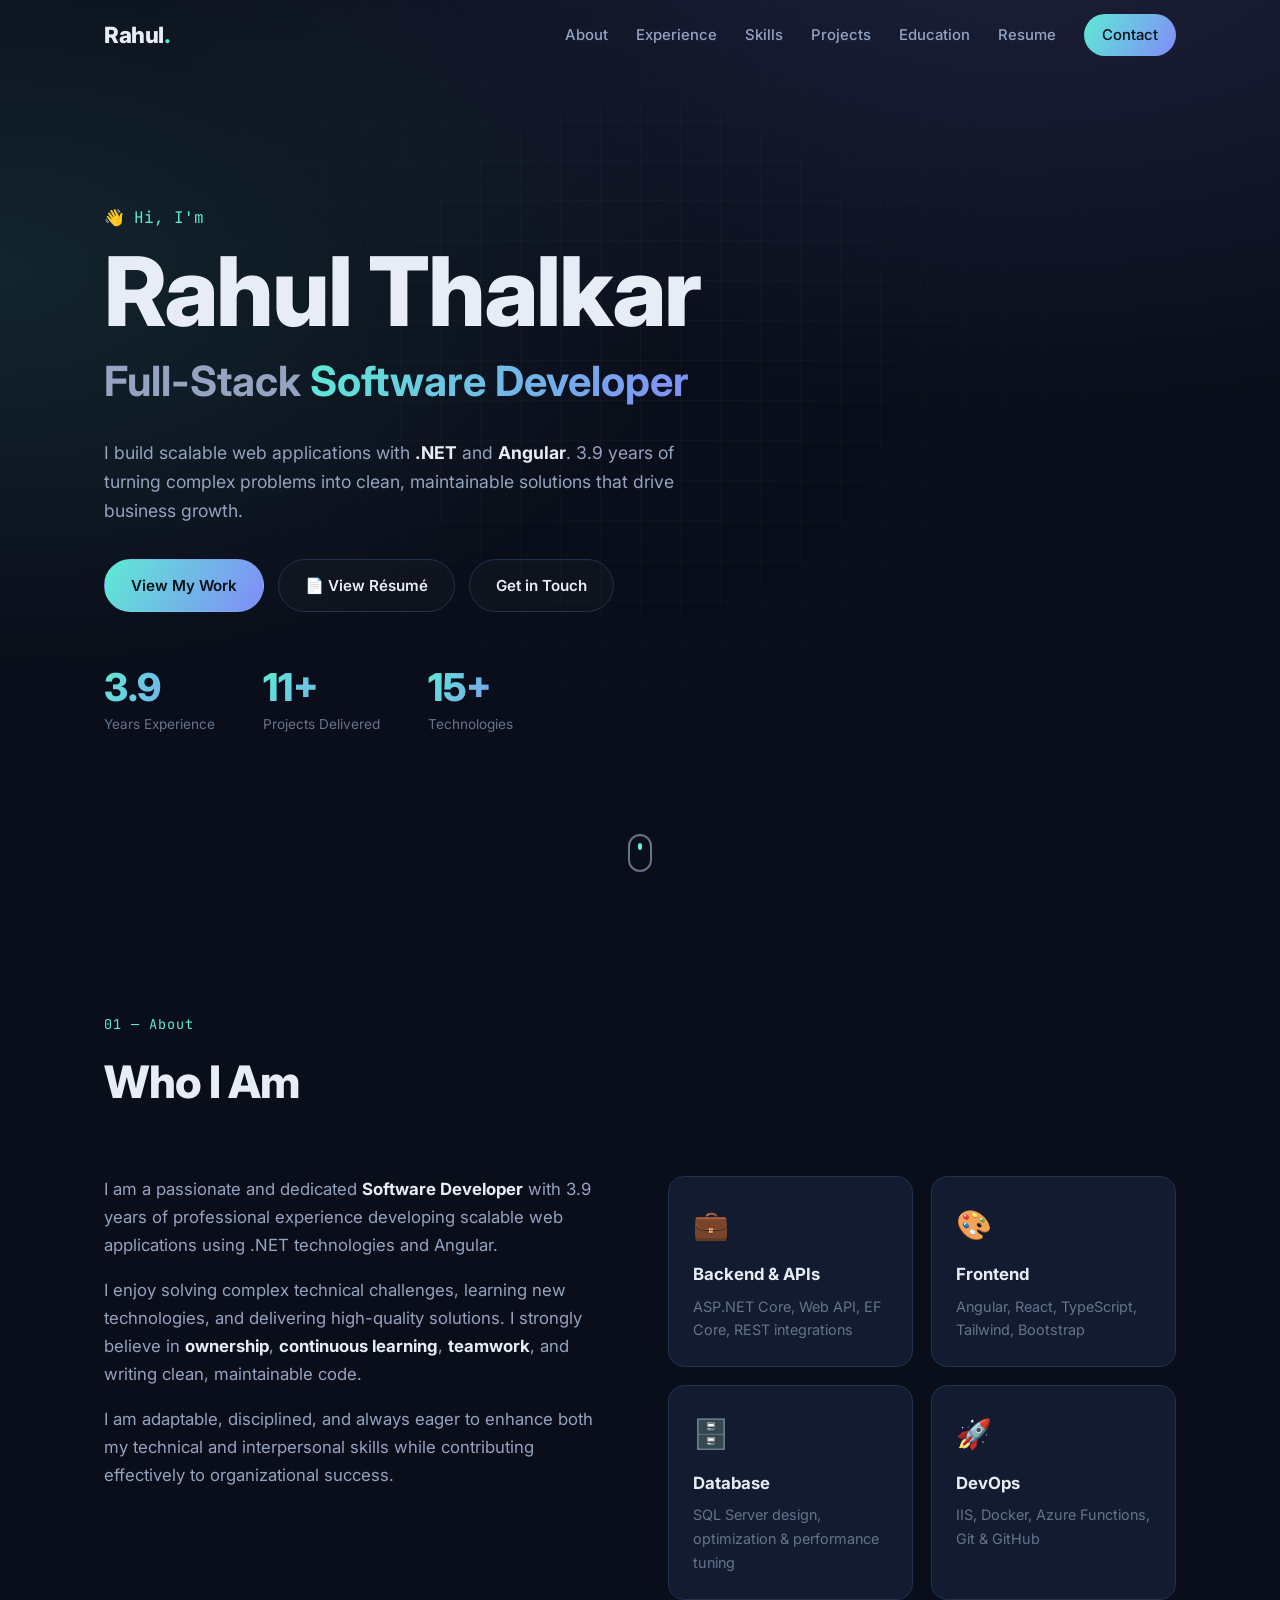
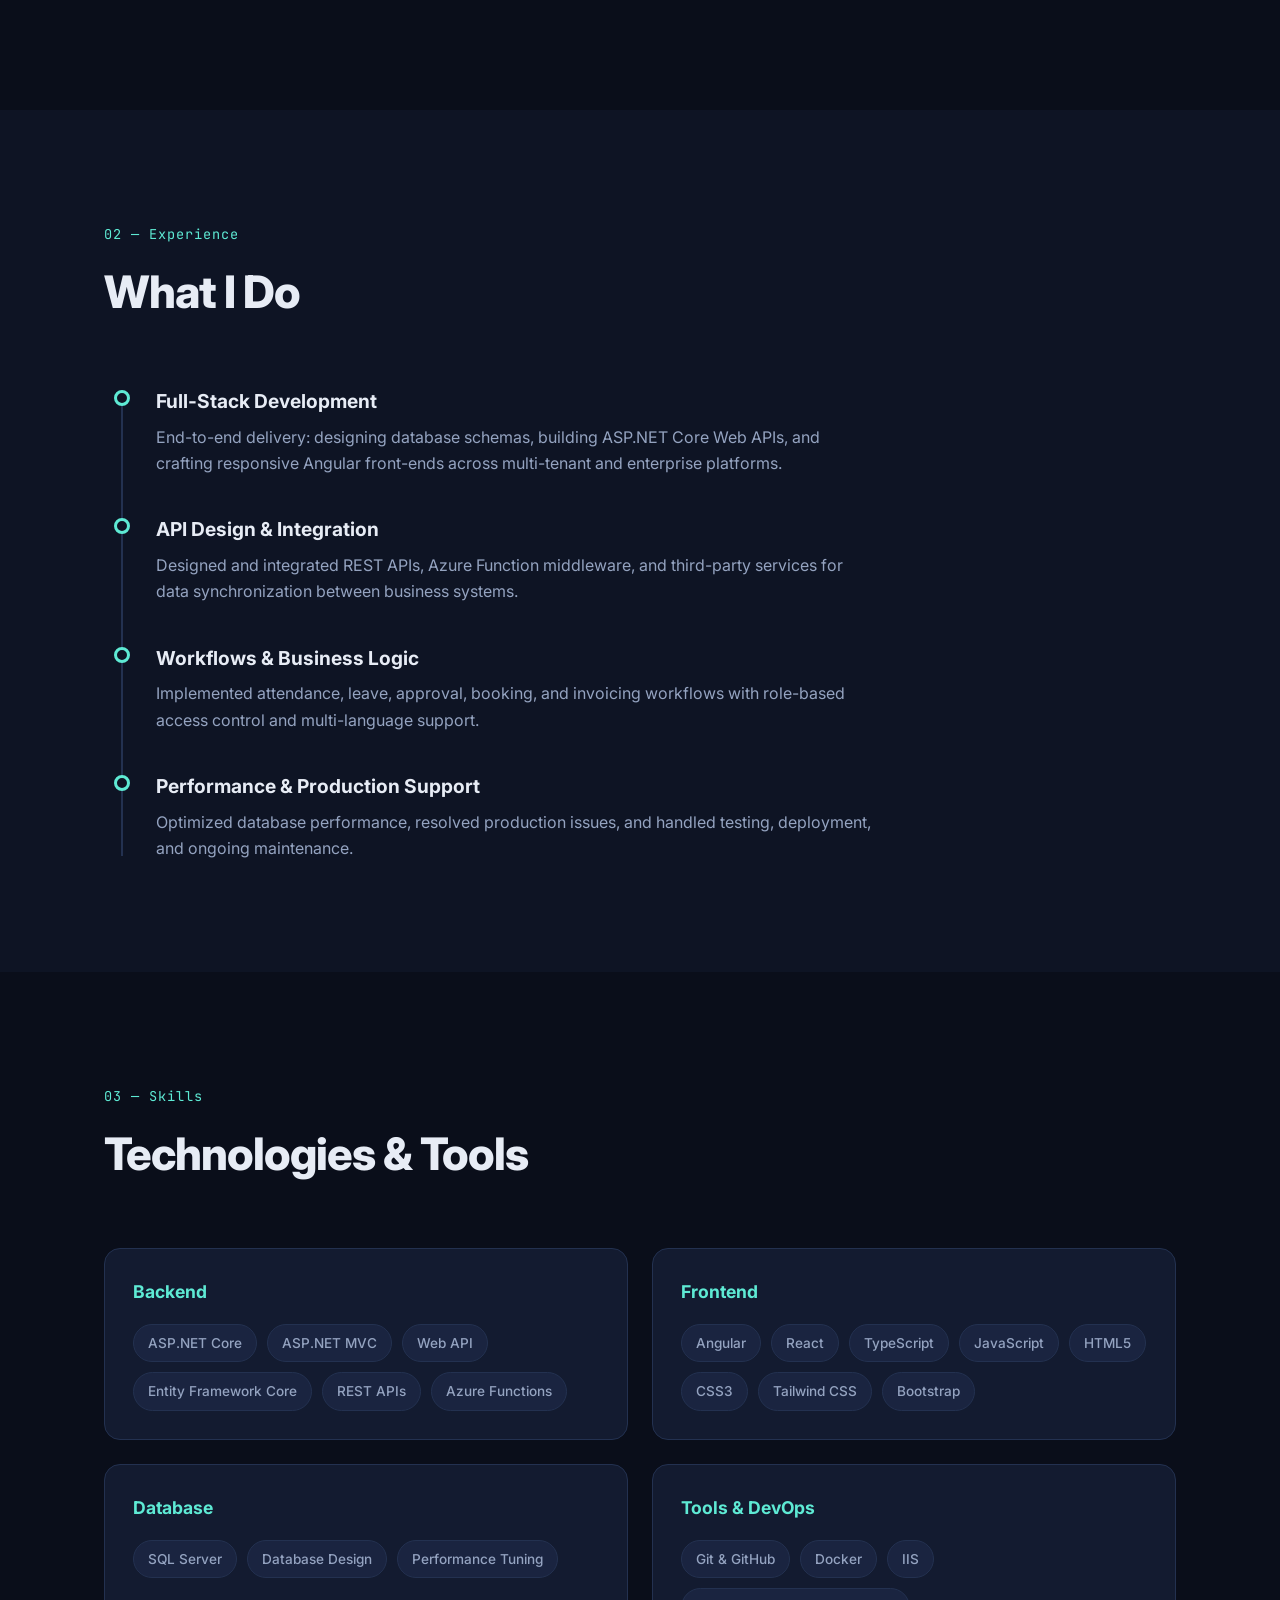
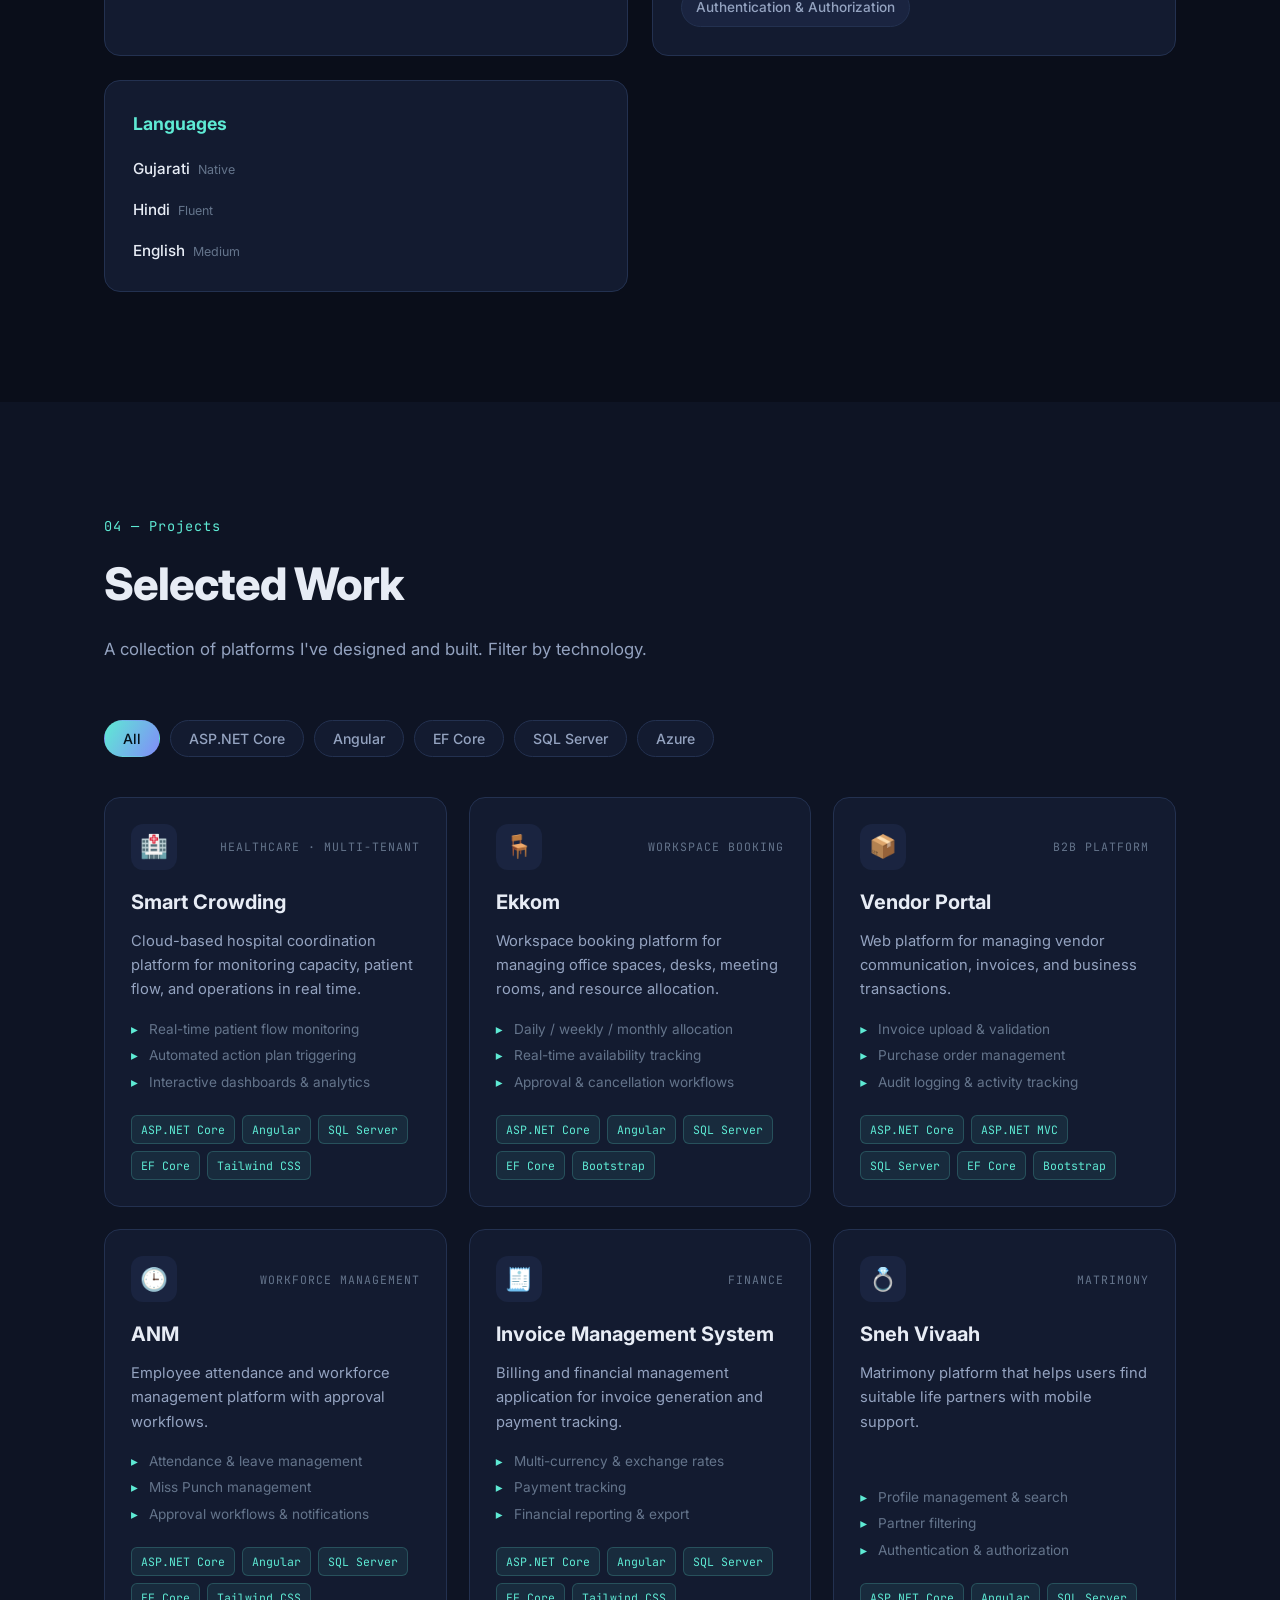
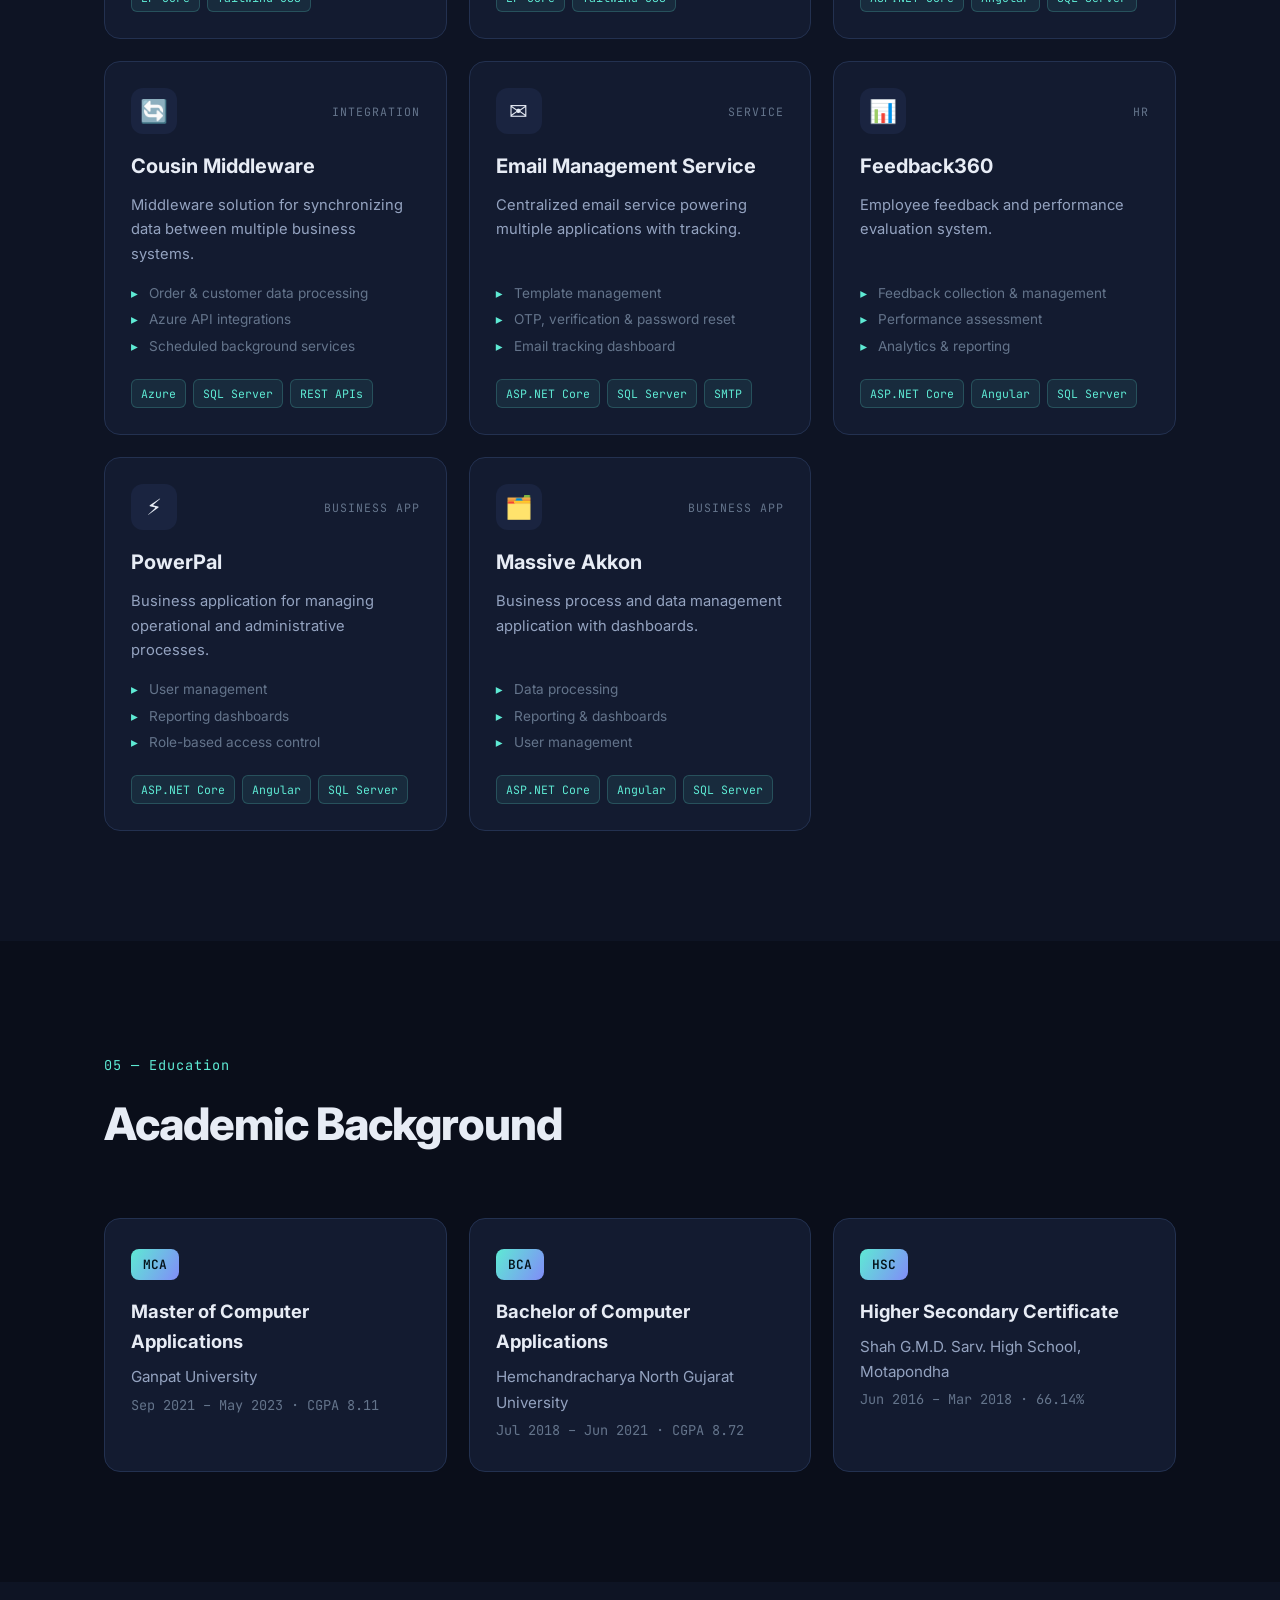
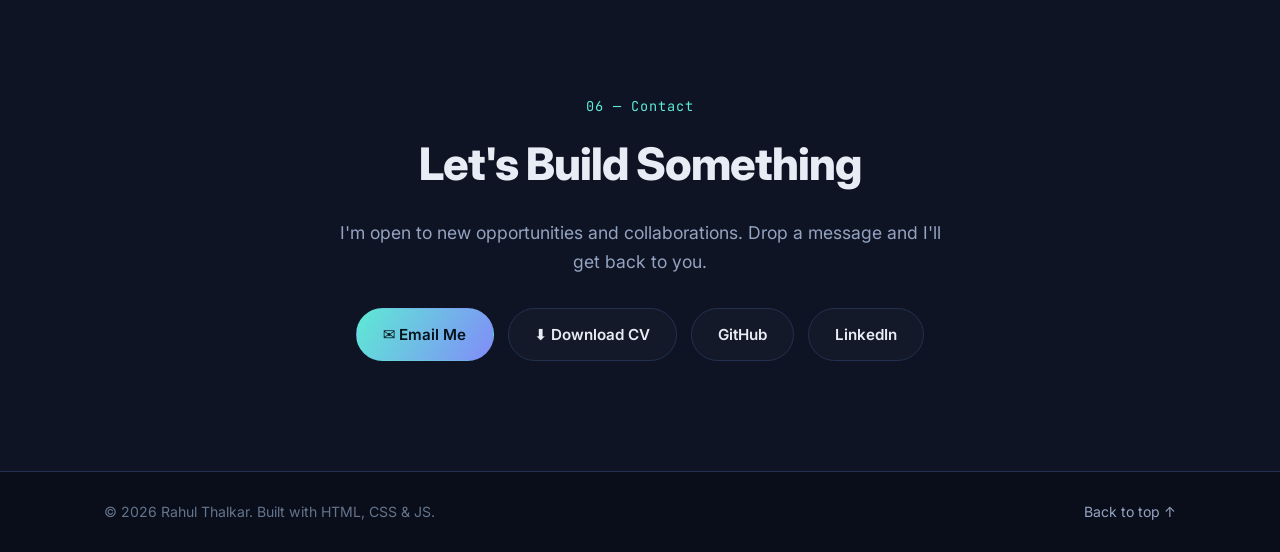
<file: index.html>
<!DOCTYPE html>
<html lang="en">
<head>
  <meta charset="UTF-8" />
  <meta name="viewport" content="width=device-width, initial-scale=1.0" />
  <meta name="description" content="Rahul Thalkar — Full-Stack Software Developer specializing in .NET, ASP.NET Core, Angular, and SQL Server. 3.6 years building scalable web applications." />
  <meta name="author" content="Rahul Thalkar" />
  <meta property="og:title" content="Rahul Thalkar — Full-Stack Developer" />
  <meta property="og:description" content="Full-Stack Software Developer | .NET • Angular • SQL Server" />
  <meta property="og:type" content="website" />
  <title>Rahul Thalkar — Full-Stack Developer</title>
  <link rel="preconnect" href="https://fonts.googleapis.com" />
  <link rel="preconnect" href="https://fonts.gstatic.com" crossorigin />
  <link href="https://fonts.googleapis.com/css2?family=Inter:wght@400;500;600;700;800&family=JetBrains+Mono:wght@400;500&display=swap" rel="stylesheet" />
  <link rel="stylesheet" href="styles.css" />
  <link rel="icon" href="data:image/svg+xml,<svg xmlns='http://www.w3.org/2000/svg' viewBox='0 0 100 100'><text y='.9em' font-size='90'>👨‍💻</text></svg>" />
</head>
<body>
  <!-- Progress bar -->
  <div class="scroll-progress" id="scrollProgress"></div>

  <!-- Navigation -->
  <header class="navbar" id="navbar">
    <div class="container nav-inner">
      <a href="#hero" class="logo">Rahul<span class="logo-dot">.</span></a>
      <nav class="nav-links" id="navLinks">
        <a href="#about">About</a>
        <a href="#experience">Experience</a>
        <a href="#skills">Skills</a>
        <a href="#projects">Projects</a>
        <a href="#education">Education</a>
        <a href="resume.html">Resume</a>
        <a href="#contact" class="nav-cta">Contact</a>
      </nav>
      <button class="nav-toggle" id="navToggle" aria-label="Toggle menu">
        <span></span><span></span><span></span>
      </button>
    </div>
  </header>

  <main>
    <!-- Hero -->
    <section class="hero" id="hero">
      <div class="hero-glow"></div>
      <div class="container hero-inner">
        <p class="hero-eyebrow reveal">👋 Hi, I'm</p>
        <h1 class="hero-title reveal">Rahul Thalkar</h1>
        <h2 class="hero-subtitle reveal">
          Full-Stack <span class="accent-text">Software Developer</span>
        </h2>
        <p class="hero-desc reveal">
          I build scalable web applications with <strong>.NET</strong> and
          <strong>Angular</strong>. 3.9 years of turning complex problems into
          clean, maintainable solutions that drive business growth.
        </p>
        <div class="hero-actions reveal">
          <a href="#projects" class="btn btn-primary">View My Work</a>
          <a href="resume.html" class="btn btn-ghost">📄 View Résumé</a>
          <a href="#contact" class="btn btn-ghost">Get in Touch</a>
        </div>
        <div class="hero-stats reveal">
          <div class="stat">
            <span class="stat-num" data-count="3.9">0</span>
            <span class="stat-label">Years Experience</span>
          </div>
          <div class="stat">
            <span class="stat-num" data-count="11">0</span>
            <span class="stat-label">Projects Delivered</span>
          </div>
          <div class="stat">
            <span class="stat-num" data-count="15">0</span>
            <span class="stat-label">Technologies</span>
          </div>
        </div>
      </div>
      <a href="#about" class="scroll-hint" aria-label="Scroll down">
        <span class="mouse"><span class="wheel"></span></span>
      </a>
    </section>

    <!-- About -->
    <section class="section" id="about">
      <div class="container">
        <div class="section-head reveal">
          <span class="section-tag">01 — About</span>
          <h2 class="section-title">Who I Am</h2>
        </div>
        <div class="about-grid">
          <div class="about-text reveal">
            <p>
              I am a passionate and dedicated <strong>Software Developer</strong>
              with 3.9 years of professional experience developing scalable web
              applications using .NET technologies and Angular.
            </p>
            <p>
              I enjoy solving complex technical challenges, learning new
              technologies, and delivering high-quality solutions. I strongly
              believe in <strong>ownership</strong>, <strong>continuous learning</strong>,
              <strong>teamwork</strong>, and writing clean, maintainable code.
            </p>
            <p>
              I am adaptable, disciplined, and always eager to enhance both my
              technical and interpersonal skills while contributing effectively
              to organizational success.
            </p>
          </div>
          <div class="about-cards reveal">
            <div class="info-card">
              <div class="info-icon">💼</div>
              <h3>Backend &amp; APIs</h3>
              <p>ASP.NET Core, Web API, EF Core, REST integrations</p>
            </div>
            <div class="info-card">
              <div class="info-icon">🎨</div>
              <h3>Frontend</h3>
              <p>Angular, React, TypeScript, Tailwind, Bootstrap</p>
            </div>
            <div class="info-card">
              <div class="info-icon">🗄️</div>
              <h3>Database</h3>
              <p>SQL Server design, optimization &amp; performance tuning</p>
            </div>
            <div class="info-card">
              <div class="info-icon">🚀</div>
              <h3>DevOps</h3>
              <p>IIS, Docker, Azure Functions, Git &amp; GitHub</p>
            </div>
          </div>
        </div>
      </div>
    </section>

    <!-- Experience / Roles -->
    <section class="section section-alt" id="experience">
      <div class="container">
        <div class="section-head reveal">
          <span class="section-tag">02 — Experience</span>
          <h2 class="section-title">What I Do</h2>
        </div>
        <div class="timeline">
          <div class="timeline-item reveal">
            <div class="timeline-marker"></div>
            <div class="timeline-content">
              <h3>Full-Stack Development</h3>
              <p>
                End-to-end delivery: designing database schemas, building
                ASP.NET Core Web APIs, and crafting responsive Angular
                front-ends across multi-tenant and enterprise platforms.
              </p>
            </div>
          </div>
          <div class="timeline-item reveal">
            <div class="timeline-marker"></div>
            <div class="timeline-content">
              <h3>API Design &amp; Integration</h3>
              <p>
                Designed and integrated REST APIs, Azure Function middleware,
                and third-party services for data synchronization between
                business systems.
              </p>
            </div>
          </div>
          <div class="timeline-item reveal">
            <div class="timeline-marker"></div>
            <div class="timeline-content">
              <h3>Workflows &amp; Business Logic</h3>
              <p>
                Implemented attendance, leave, approval, booking, and invoicing
                workflows with role-based access control and multi-language
                support.
              </p>
            </div>
          </div>
          <div class="timeline-item reveal">
            <div class="timeline-marker"></div>
            <div class="timeline-content">
              <h3>Performance &amp; Production Support</h3>
              <p>
                Optimized database performance, resolved production issues, and
                handled testing, deployment, and ongoing maintenance.
              </p>
            </div>
          </div>
        </div>
      </div>
    </section>

    <!-- Skills -->
    <section class="section" id="skills">
      <div class="container">
        <div class="section-head reveal">
          <span class="section-tag">03 — Skills</span>
          <h2 class="section-title">Technologies &amp; Tools</h2>
        </div>
        <div class="skills-grid">
          <div class="skill-group reveal">
            <h3>Backend</h3>
            <div class="chips">
              <span class="chip">ASP.NET Core</span>
              <span class="chip">ASP.NET MVC</span>
              <span class="chip">Web API</span>
              <span class="chip">Entity Framework Core</span>
              <span class="chip">REST APIs</span>
              <span class="chip">Azure Functions</span>
            </div>
          </div>
          <div class="skill-group reveal">
            <h3>Frontend</h3>
            <div class="chips">
              <span class="chip">Angular</span>
              <span class="chip">React</span>
              <span class="chip">TypeScript</span>
              <span class="chip">JavaScript</span>
              <span class="chip">HTML5</span>
              <span class="chip">CSS3</span>
              <span class="chip">Tailwind CSS</span>
              <span class="chip">Bootstrap</span>
            </div>
          </div>
          <div class="skill-group reveal">
            <h3>Database</h3>
            <div class="chips">
              <span class="chip">SQL Server</span>
              <span class="chip">Database Design</span>
              <span class="chip">Performance Tuning</span>
            </div>
          </div>
          <div class="skill-group reveal">
            <h3>Tools &amp; DevOps</h3>
            <div class="chips">
              <span class="chip">Git &amp; GitHub</span>
              <span class="chip">Docker</span>
              <span class="chip">IIS</span>
              <span class="chip">Authentication &amp; Authorization</span>
            </div>
          </div>
          <div class="skill-group reveal">
            <h3>Languages</h3>
            <div class="lang-list">
              <div class="lang-item">
                <span class="lang-name">Gujarati <small>Native</small></span>
                <!-- <span class="lang-dots" data-score="5"></span> -->
              </div>
              <div class="lang-item">
                <span class="lang-name">Hindi <small>Fluent</small></span>
                <!-- <span class="lang-dots" data-score="4"></span> -->
              </div>
              <div class="lang-item">
                <span class="lang-name">English <small>Medium</small></span>
                <!-- <span class="lang-dots" data-score="3"></span> -->
              </div>
            </div>
          </div>
        </div>
      </div>
    </section>

    <!-- Projects -->
    <section class="section section-alt" id="projects">
      <div class="container">
        <div class="section-head reveal">
          <span class="section-tag">04 — Projects</span>
          <h2 class="section-title">Selected Work</h2>
          <p class="section-sub">A collection of platforms I've designed and built. Filter by technology.</p>
        </div>

        <div class="filter-bar reveal" id="filterBar">
          <button class="filter-btn active" data-filter="all">All</button>
          <button class="filter-btn" data-filter="ASP.NET Core">ASP.NET Core</button>
          <button class="filter-btn" data-filter="Angular">Angular</button>
          <button class="filter-btn" data-filter="EF Core">EF Core</button>
          <button class="filter-btn" data-filter="SQL Server">SQL Server</button>
          <button class="filter-btn" data-filter="Azure">Azure</button>
        </div>

        <div class="projects-grid" id="projectsGrid"><!-- injected by script.js --></div>
      </div>
    </section>

    <!-- Education -->
    <section class="section" id="education">
      <div class="container">
        <div class="section-head reveal">
          <span class="section-tag">05 — Education</span>
          <h2 class="section-title">Academic Background</h2>
        </div>
        <div class="edu-grid">
          <div class="edu-card reveal">
            <div class="edu-badge">MCA</div>
            <h3>Master of Computer Applications</h3>
            <p class="edu-org">Ganpat University</p>
            <p class="edu-meta">Sep 2021 – May 2023 · CGPA 8.11</p>
          </div>
          <div class="edu-card reveal">
            <div class="edu-badge">BCA</div>
            <h3>Bachelor of Computer Applications</h3>
            <p class="edu-org">Hemchandracharya North Gujarat University</p>
            <p class="edu-meta">Jul 2018 – Jun 2021 · CGPA 8.72</p>
          </div>
          <div class="edu-card reveal">
            <div class="edu-badge">HSC</div>
            <h3>Higher Secondary Certificate</h3>
            <p class="edu-org">Shah G.M.D. Sarv. High School, Motapondha</p>
            <p class="edu-meta">Jun 2016 – Mar 2018 · 66.14%</p>
          </div>
        </div>
      </div>
    </section>

    <!-- Contact -->
    <section class="section section-alt" id="contact">
      <div class="container">
        <div class="contact-box reveal">
          <span class="section-tag">06 — Contact</span>
          <h2 class="section-title">Let's Build Something</h2>
          <p class="contact-sub">
            I'm open to new opportunities and collaborations. Drop a message and
            I'll get back to you.
          </p>
          <div class="contact-actions">
            <a href="mailto:your.email@example.com" class="btn btn-primary">✉️ Email Me</a>
            <a href="resume.html?print=1" class="btn btn-ghost">⬇️ Download CV</a>
            <a href="https://github.com/" target="_blank" rel="noopener" class="btn btn-ghost">GitHub</a>
            <a href="https://www.linkedin.com/" target="_blank" rel="noopener" class="btn btn-ghost">LinkedIn</a>
          </div>
        </div>
      </div>
    </section>
  </main>

  <footer class="footer">
    <div class="container footer-inner">
      <span>© <span id="year"></span> Rahul Thalkar. Built with HTML, CSS &amp; JS.</span>
      <a href="#hero" class="back-top">Back to top ↑</a>
    </div>
  </footer>

  <script src="script.js"></script>
</body>
</html>
</file>
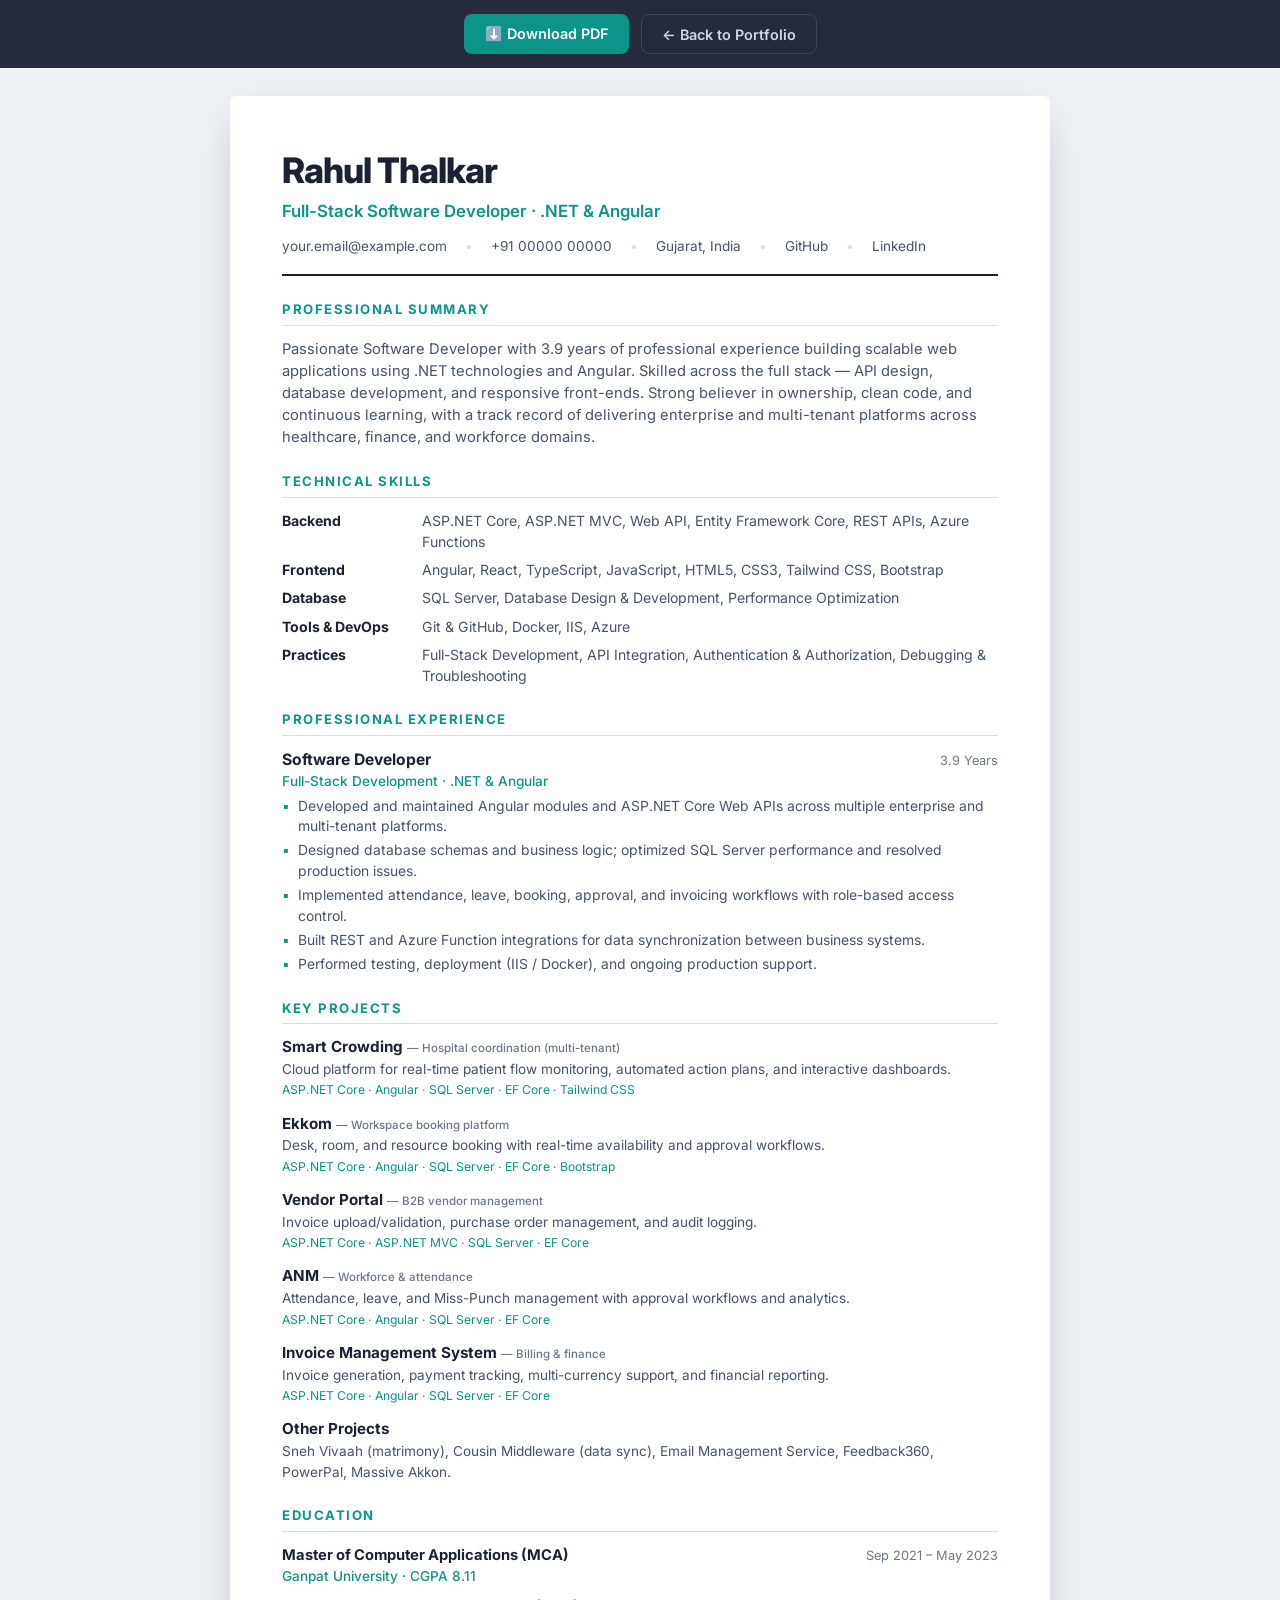
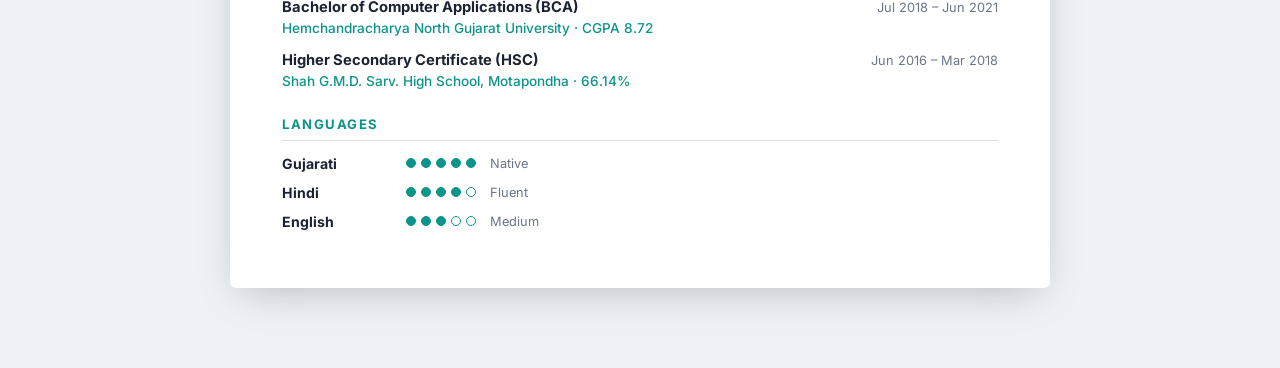
<file: resume.html>
<!DOCTYPE html>
<html lang="en">
<head>
  <meta charset="UTF-8" />
  <meta name="viewport" content="width=device-width, initial-scale=1.0" />
  <title>Rahul Thalkar — Résumé</title>
  <link rel="preconnect" href="https://fonts.googleapis.com" />
  <link rel="preconnect" href="https://fonts.gstatic.com" crossorigin />
  <link href="https://fonts.googleapis.com/css2?family=Inter:wght@400;500;600;700;800&display=swap" rel="stylesheet" />
  <link rel="icon" href="data:image/svg+xml,<svg xmlns='http://www.w3.org/2000/svg' viewBox='0 0 100 100'><text y='.9em' font-size='90'>📄</text></svg>" />
  <style>
    :root {
      --ink: #1a2233;
      --ink-soft: #46536b;
      --muted: #6b7689;
      --accent: #0d9488;
      --line: #d9dee8;
      --page: #ffffff;
      --bg: #eef1f6;
    }
    * { box-sizing: border-box; margin: 0; padding: 0; }
    body {
      font-family: "Inter", system-ui, sans-serif;
      background: var(--bg);
      color: var(--ink);
      line-height: 1.5;
      -webkit-font-smoothing: antialiased;
      padding: 40px 16px 80px;
    }

    /* ---- Floating toolbar (hidden in print) ---- */
    .toolbar {
      position: fixed;
      top: 0; left: 0; right: 0;
      display: flex;
      justify-content: center;
      gap: 12px;
      padding: 14px;
      background: rgba(20, 27, 42, 0.92);
      backdrop-filter: blur(8px);
      z-index: 50;
    }
    .tb-btn {
      display: inline-flex;
      align-items: center;
      gap: 7px;
      font: 600 0.9rem "Inter", sans-serif;
      padding: 10px 20px;
      border-radius: 8px;
      border: 1px solid transparent;
      cursor: pointer;
      text-decoration: none;
      transition: transform 0.15s, opacity 0.15s;
    }
    .tb-btn:hover { transform: translateY(-1px); }
    .tb-primary { background: var(--accent); color: #fff; }
    .tb-ghost { background: transparent; color: #cfd6e4; border-color: #3a465f; }

    /* ---- Page sheet (A4-ish) ---- */
    .sheet {
      width: 100%;
      max-width: 820px;
      margin: 56px auto 0;
      background: var(--page);
      box-shadow: 0 12px 40px -12px rgba(0, 0, 0, 0.25);
      padding: 48px 52px;
      border-radius: 6px;
    }

    /* ---- Header ---- */
    .r-head { border-bottom: 2px solid var(--ink); padding-bottom: 18px; }
    .r-name { font-size: 2.2rem; font-weight: 800; letter-spacing: -1px; }
    .r-role { font-size: 1.05rem; color: var(--accent); font-weight: 600; margin-top: 2px; }
    .r-contact {
      display: flex;
      flex-wrap: wrap;
      gap: 6px 18px;
      margin-top: 12px;
      font-size: 0.85rem;
      color: var(--ink-soft);
    }
    .r-contact a { color: var(--ink-soft); text-decoration: none; }
    .r-contact span::before { content: "•"; margin-right: 18px; color: var(--line); }
    .r-contact span:first-child::before { content: none; }

    /* ---- Sections ---- */
    .r-section { margin-top: 24px; }
    .r-section h2 {
      font-size: 0.82rem;
      text-transform: uppercase;
      letter-spacing: 1.5px;
      color: var(--accent);
      border-bottom: 1px solid var(--line);
      padding-bottom: 5px;
      margin-bottom: 12px;
    }
    .r-summary { font-size: 0.92rem; color: var(--ink-soft); }

    /* ---- Skills ---- */
    .skill-row { display: flex; gap: 10px; margin-bottom: 7px; font-size: 0.88rem; }
    .skill-row strong { flex: 0 0 130px; color: var(--ink); }
    .skill-row span { color: var(--ink-soft); }

    /* ---- Experience / Projects ---- */
    .job { margin-bottom: 16px; }
    .job-head { display: flex; justify-content: space-between; align-items: baseline; gap: 12px; }
    .job-title { font-size: 0.98rem; font-weight: 700; }
    .job-meta { font-size: 0.8rem; color: var(--muted); white-space: nowrap; }
    .job-sub { font-size: 0.85rem; color: var(--accent); font-weight: 500; margin-bottom: 4px; }
    .job ul { list-style: none; margin-top: 4px; }
    .job li {
      font-size: 0.87rem;
      color: var(--ink-soft);
      padding-left: 16px;
      position: relative;
      margin-bottom: 3px;
    }
    .job li::before { content: "▪"; position: absolute; left: 0; color: var(--accent); }

    /* ---- Projects compact grid ---- */
    .proj { margin-bottom: 13px; }
    .proj-name { font-size: 0.95rem; font-weight: 700; }
    .proj-name .tag { font-size: 0.72rem; font-weight: 500; color: var(--muted); }
    .proj-desc { font-size: 0.85rem; color: var(--ink-soft); }
    .proj-tech { font-size: 0.76rem; color: var(--accent); margin-top: 2px; }

    /* ---- Education ---- */
    .edu-item { margin-bottom: 10px; }
    .edu-item .job-title { font-size: 0.92rem; }

    .two-col { display: grid; grid-template-columns: 1fr 1fr; gap: 4px 32px; }

    /* ---- Language ratings ---- */
    .lang-row { display: flex; align-items: center; gap: 14px; margin-bottom: 8px; font-size: 0.88rem; }
    .lang-row strong { flex: 0 0 110px; color: var(--ink); }
    .lang-row .level { flex: 0 0 70px; color: var(--muted); font-size: 0.8rem; }
    .ldots { display: inline-flex; gap: 5px; }
    .ldots i {
      width: 10px; height: 10px; border-radius: 50%;
      border: 1.5px solid var(--accent); display: inline-block;
      -webkit-print-color-adjust: exact; print-color-adjust: exact;
    }
    .ldots i.on { background: var(--accent); border-color: var(--accent); }

    /* ===================== PRINT ===================== */
    @media print {
      @page { size: A4; margin: 14mm 14mm; }
      body { background: #fff; padding: 0; }
      .toolbar { display: none !important; }
      .sheet {
        max-width: none;
        margin: 0;
        padding: 0;
        box-shadow: none;
        border-radius: 0;
      }
      .job, .proj, .edu-item { page-break-inside: avoid; }
      .r-section { page-break-inside: avoid; }
      a { color: var(--ink-soft) !important; }
    }
  </style>
</head>
<body>
  <div class="toolbar">
    <button class="tb-btn tb-primary" onclick="window.print()">⬇️ Download PDF</button>
    <a class="tb-btn tb-ghost" href="index.html">← Back to Portfolio</a>
  </div>

  <div class="sheet">
    <!-- Header -->
    <header class="r-head">
      <div class="r-name">Rahul Thalkar</div>
      <div class="r-role">Full-Stack Software Developer · .NET &amp; Angular</div>
      <div class="r-contact">
        <span><a href="mailto:your.email@example.com">your.email@example.com</a></span>
        <span>+91 00000 00000</span>
        <span>Gujarat, India</span>
        <span><a href="https://github.com/">GitHub</a></span>
        <span><a href="https://www.linkedin.com/">LinkedIn</a></span>
      </div>
    </header>

    <!-- Summary -->
    <section class="r-section">
      <h2>Professional Summary</h2>
      <p class="r-summary">
        Passionate Software Developer with 3.9 years of professional experience
        building scalable web applications using .NET technologies and Angular.
        Skilled across the full stack — API design, database development, and
        responsive front-ends. Strong believer in ownership, clean code, and
        continuous learning, with a track record of delivering enterprise and
        multi-tenant platforms across healthcare, finance, and workforce domains.
      </p>
    </section>

    <!-- Skills -->
    <section class="r-section">
      <h2>Technical Skills</h2>
      <div class="skill-row"><strong>Backend</strong><span>ASP.NET Core, ASP.NET MVC, Web API, Entity Framework Core, REST APIs, Azure Functions</span></div>
      <div class="skill-row"><strong>Frontend</strong><span>Angular, React, TypeScript, JavaScript, HTML5, CSS3, Tailwind CSS, Bootstrap</span></div>
      <div class="skill-row"><strong>Database</strong><span>SQL Server, Database Design &amp; Development, Performance Optimization</span></div>
      <div class="skill-row"><strong>Tools &amp; DevOps</strong><span>Git &amp; GitHub, Docker, IIS, Azure</span></div>
      <div class="skill-row"><strong>Practices</strong><span>Full-Stack Development, API Integration, Authentication &amp; Authorization, Debugging &amp; Troubleshooting</span></div>
    </section>

    <!-- Experience -->
    <section class="r-section">
      <h2>Professional Experience</h2>
      <div class="job">
        <div class="job-head">
          <span class="job-title">Software Developer</span>
          <span class="job-meta">3.9 Years</span>
        </div>
        <div class="job-sub">Full-Stack Development · .NET &amp; Angular</div>
        <ul>
          <li>Developed and maintained Angular modules and ASP.NET Core Web APIs across multiple enterprise and multi-tenant platforms.</li>
          <li>Designed database schemas and business logic; optimized SQL Server performance and resolved production issues.</li>
          <li>Implemented attendance, leave, booking, approval, and invoicing workflows with role-based access control.</li>
          <li>Built REST and Azure Function integrations for data synchronization between business systems.</li>
          <li>Performed testing, deployment (IIS / Docker), and ongoing production support.</li>
        </ul>
      </div>
    </section>

    <!-- Key Projects -->
    <section class="r-section">
      <h2>Key Projects</h2>

      <div class="proj">
        <div class="proj-name">Smart Crowding <span class="tag">— Hospital coordination (multi-tenant)</span></div>
        <div class="proj-desc">Cloud platform for real-time patient flow monitoring, automated action plans, and interactive dashboards.</div>
        <div class="proj-tech">ASP.NET Core · Angular · SQL Server · EF Core · Tailwind CSS</div>
      </div>

      <div class="proj">
        <div class="proj-name">Ekkom <span class="tag">— Workspace booking platform</span></div>
        <div class="proj-desc">Desk, room, and resource booking with real-time availability and approval workflows.</div>
        <div class="proj-tech">ASP.NET Core · Angular · SQL Server · EF Core · Bootstrap</div>
      </div>

      <div class="proj">
        <div class="proj-name">Vendor Portal <span class="tag">— B2B vendor management</span></div>
        <div class="proj-desc">Invoice upload/validation, purchase order management, and audit logging.</div>
        <div class="proj-tech">ASP.NET Core · ASP.NET MVC · SQL Server · EF Core</div>
      </div>

      <div class="proj">
        <div class="proj-name">ANM <span class="tag">— Workforce &amp; attendance</span></div>
        <div class="proj-desc">Attendance, leave, and Miss-Punch management with approval workflows and analytics.</div>
        <div class="proj-tech">ASP.NET Core · Angular · SQL Server · EF Core</div>
      </div>

      <div class="proj">
        <div class="proj-name">Invoice Management System <span class="tag">— Billing &amp; finance</span></div>
        <div class="proj-desc">Invoice generation, payment tracking, multi-currency support, and financial reporting.</div>
        <div class="proj-tech">ASP.NET Core · Angular · SQL Server · EF Core</div>
      </div>

      <div class="proj">
        <div class="proj-name">Other Projects</div>
        <div class="proj-desc">Sneh Vivaah (matrimony), Cousin Middleware (data sync), Email Management Service, Feedback360, PowerPal, Massive Akkon.</div>
      </div>
    </section>

    <!-- Education -->
    <section class="r-section">
      <h2>Education</h2>
      <div class="edu-item">
        <div class="job-head">
          <span class="job-title">Master of Computer Applications (MCA)</span>
          <span class="job-meta">Sep 2021 – May 2023</span>
        </div>
        <div class="job-sub">Ganpat University · CGPA 8.11</div>
      </div>
      <div class="edu-item">
        <div class="job-head">
          <span class="job-title">Bachelor of Computer Applications (BCA)</span>
          <span class="job-meta">Jul 2018 – Jun 2021</span>
        </div>
        <div class="job-sub">Hemchandracharya North Gujarat University · CGPA 8.72</div>
      </div>
      <div class="edu-item">
        <div class="job-head">
          <span class="job-title">Higher Secondary Certificate (HSC)</span>
          <span class="job-meta">Jun 2016 – Mar 2018</span>
        </div>
        <div class="job-sub">Shah G.M.D. Sarv. High School, Motapondha · 66.14%</div>
      </div>
    </section>

    <!-- Languages -->
    <section class="r-section">
      <h2>Languages</h2>
      <div class="lang-row">
        <strong>Gujarati</strong>
        <span class="ldots"><i class="on"></i><i class="on"></i><i class="on"></i><i class="on"></i><i class="on"></i></span>
        <span class="level">Native</span>
      </div>
      <div class="lang-row">
        <strong>Hindi</strong>
        <span class="ldots"><i class="on"></i><i class="on"></i><i class="on"></i><i class="on"></i><i></i></span>
        <span class="level">Fluent</span>
      </div>
      <div class="lang-row">
        <strong>English</strong>
        <span class="ldots"><i class="on"></i><i class="on"></i><i class="on"></i><i></i><i></i></span>
        <span class="level">Medium</span>
      </div>
    </section>
  </div>

  <script>
    // Allow ?print=1 to auto-open the print dialog (e.g. a "Download CV" deep link)
    if (new URLSearchParams(location.search).get("print") === "1") {
      window.addEventListener("load", () => setTimeout(() => window.print(), 400));
    }
  </script>
</body>
</html>
</file>
<file: styles.css>
/* ===== Design Tokens ===== */
:root {
  --bg: #0a0e1a;
  --bg-alt: #0e1424;
  --surface: #131b30;
  --surface-2: #1a2440;
  --border: #233150;
  --text: #e7ecf5;
  --text-dim: #94a3c0;
  --text-faint: #64748b;
  --accent: #5eead4;
  --accent-2: #818cf8;
  --accent-grad: linear-gradient(120deg, #5eead4 0%, #818cf8 100%);
  --radius: 16px;
  --radius-sm: 10px;
  --maxw: 1120px;
  --shadow: 0 20px 50px -20px rgba(0, 0, 0, 0.6);
  --font: "Inter", system-ui, -apple-system, sans-serif;
  --mono: "JetBrains Mono", ui-monospace, monospace;
}

/* ===== Reset ===== */
*,
*::before,
*::after {
  box-sizing: border-box;
  margin: 0;
  padding: 0;
}

html {
  scroll-behavior: smooth;
  scroll-padding-top: 80px;
}

body {
  font-family: var(--font);
  background: var(--bg);
  color: var(--text);
  line-height: 1.65;
  -webkit-font-smoothing: antialiased;
  overflow-x: hidden;
}

a {
  color: inherit;
  text-decoration: none;
}

img {
  max-width: 100%;
  display: block;
}

::selection {
  background: var(--accent);
  color: #04121a;
}

.container {
  width: 100%;
  max-width: var(--maxw);
  margin: 0 auto;
  padding: 0 24px;
}

/* ===== Scroll progress ===== */
.scroll-progress {
  position: fixed;
  top: 0;
  left: 0;
  height: 3px;
  width: 0%;
  background: var(--accent-grad);
  z-index: 1000;
  transition: width 0.1s linear;
}

/* ===== Navbar ===== */
.navbar {
  position: fixed;
  top: 0;
  left: 0;
  width: 100%;
  z-index: 900;
  transition: background 0.3s, backdrop-filter 0.3s, border-color 0.3s;
  border-bottom: 1px solid transparent;
}

.navbar.scrolled {
  background: rgba(10, 14, 26, 0.8);
  backdrop-filter: blur(14px);
  border-bottom: 1px solid var(--border);
}

.nav-inner {
  display: flex;
  align-items: center;
  justify-content: space-between;
  height: 70px;
}

.logo {
  font-size: 1.4rem;
  font-weight: 800;
  letter-spacing: -0.5px;
}

.logo-dot {
  color: var(--accent);
}

.nav-links {
  display: flex;
  align-items: center;
  gap: 28px;
}

.nav-links a {
  font-size: 0.93rem;
  font-weight: 500;
  color: var(--text-dim);
  transition: color 0.2s;
  position: relative;
}

.nav-links a:not(.nav-cta)::after {
  content: "";
  position: absolute;
  bottom: -6px;
  left: 0;
  width: 0;
  height: 2px;
  background: var(--accent);
  transition: width 0.25s;
}

.nav-links a:not(.nav-cta):hover::after {
  width: 100%;
}

.nav-links a:hover {
  color: var(--text);
}

.nav-cta {
  background: var(--accent-grad);
  color: #04121a !important;
  padding: 9px 18px;
  border-radius: 99px;
  font-weight: 600;
}

.nav-cta:hover {
  opacity: 0.9;
}

.nav-toggle {
  display: none;
  flex-direction: column;
  gap: 5px;
  background: none;
  border: none;
  cursor: pointer;
  padding: 6px;
}

.nav-toggle span {
  width: 24px;
  height: 2px;
  background: var(--text);
  border-radius: 2px;
  transition: 0.3s;
}

.nav-toggle.open span:nth-child(1) {
  transform: translateY(7px) rotate(45deg);
}
.nav-toggle.open span:nth-child(2) {
  opacity: 0;
}
.nav-toggle.open span:nth-child(3) {
  transform: translateY(-7px) rotate(-45deg);
}

/* ===== Hero ===== */
.hero {
  position: relative;
  min-height: 100vh;
  display: flex;
  align-items: center;
  overflow: hidden;
  background: radial-gradient(
      900px 500px at 80% -10%,
      rgba(129, 140, 248, 0.15),
      transparent
    ),
    radial-gradient(700px 400px at 0% 30%, rgba(94, 234, 212, 0.1), transparent);
}

.hero-glow {
  position: absolute;
  inset: 0;
  background: url("data:image/svg+xml,%3Csvg xmlns='http://www.w3.org/2000/svg' width='40' height='40'%3E%3Cpath d='M0 .5H40M.5 0V40' stroke='%23ffffff08' fill='none'/%3E%3C/svg%3E");
  mask-image: radial-gradient(circle at 50% 40%, black, transparent 70%);
  pointer-events: none;
}

.hero-inner {
  position: relative;
  padding: 120px 24px 80px;
}

.hero-eyebrow {
  font-family: var(--mono);
  color: var(--accent);
  font-size: 1rem;
  margin-bottom: 12px;
}

.hero-title {
  font-size: clamp(3rem, 9vw, 6rem);
  font-weight: 800;
  line-height: 1;
  letter-spacing: -2px;
}

.hero-subtitle {
  font-size: clamp(1.4rem, 4vw, 2.6rem);
  font-weight: 700;
  margin-top: 8px;
  color: var(--text-dim);
}

.accent-text {
  background: var(--accent-grad);
  -webkit-background-clip: text;
  background-clip: text;
  -webkit-text-fill-color: transparent;
}

.hero-desc {
  max-width: 580px;
  color: var(--text-dim);
  font-size: 1.1rem;
  margin-top: 22px;
}

.hero-desc strong {
  color: var(--text);
}

.hero-actions {
  display: flex;
  gap: 14px;
  margin-top: 34px;
  flex-wrap: wrap;
}

.hero-stats {
  display: flex;
  gap: 48px;
  margin-top: 56px;
  flex-wrap: wrap;
}

.stat {
  display: flex;
  flex-direction: column;
}

.stat-num {
  font-size: 2.4rem;
  font-weight: 800;
  background: var(--accent-grad);
  -webkit-background-clip: text;
  background-clip: text;
  -webkit-text-fill-color: transparent;
  line-height: 1;
}

.stat-label {
  font-size: 0.85rem;
  color: var(--text-faint);
  margin-top: 6px;
}

.scroll-hint {
  position: absolute;
  bottom: 28px;
  left: 50%;
  transform: translateX(-50%);
}

.mouse {
  display: block;
  width: 24px;
  height: 38px;
  border: 2px solid var(--text-faint);
  border-radius: 14px;
  position: relative;
}

.wheel {
  position: absolute;
  top: 7px;
  left: 50%;
  transform: translateX(-50%);
  width: 4px;
  height: 7px;
  background: var(--accent);
  border-radius: 2px;
  animation: wheel 1.6s infinite;
}

@keyframes wheel {
  0% { opacity: 1; transform: translate(-50%, 0); }
  100% { opacity: 0; transform: translate(-50%, 12px); }
}

/* ===== Buttons ===== */
.btn {
  display: inline-flex;
  align-items: center;
  gap: 8px;
  padding: 13px 26px;
  border-radius: 99px;
  font-weight: 600;
  font-size: 0.95rem;
  cursor: pointer;
  border: 1px solid transparent;
  transition: transform 0.2s, box-shadow 0.2s, background 0.2s, border-color 0.2s;
}

.btn-primary {
  background: var(--accent-grad);
  color: #04121a;
}

.btn-primary:hover {
  transform: translateY(-2px);
  box-shadow: 0 12px 30px -8px rgba(94, 234, 212, 0.5);
}

.btn-ghost {
  border-color: var(--border);
  color: var(--text);
  background: rgba(255, 255, 255, 0.02);
}

.btn-ghost:hover {
  border-color: var(--accent);
  color: var(--accent);
  transform: translateY(-2px);
}

/* ===== Sections ===== */
.section {
  padding: 110px 0;
}

.section-alt {
  background: var(--bg-alt);
}

.section-head {
  margin-bottom: 56px;
  max-width: 640px;
}

.section-tag {
  font-family: var(--mono);
  font-size: 0.85rem;
  color: var(--accent);
  letter-spacing: 1px;
}

.section-title {
  font-size: clamp(2rem, 5vw, 2.8rem);
  font-weight: 800;
  letter-spacing: -1px;
  margin-top: 10px;
}

.section-sub {
  color: var(--text-dim);
  margin-top: 14px;
  font-size: 1.05rem;
}

/* ===== About ===== */
.about-grid {
  display: grid;
  grid-template-columns: 1fr 1fr;
  gap: 56px;
  align-items: start;
}

.about-text p {
  color: var(--text-dim);
  margin-bottom: 18px;
  font-size: 1.05rem;
}

.about-text strong {
  color: var(--text);
}

.about-cards {
  display: grid;
  grid-template-columns: 1fr 1fr;
  gap: 18px;
}

.info-card {
  background: var(--surface);
  border: 1px solid var(--border);
  border-radius: var(--radius);
  padding: 24px;
  transition: transform 0.25s, border-color 0.25s;
}

.info-card:hover {
  transform: translateY(-4px);
  border-color: var(--accent);
}

.info-icon {
  font-size: 1.8rem;
  margin-bottom: 12px;
}

.info-card h3 {
  font-size: 1.05rem;
  margin-bottom: 6px;
}

.info-card p {
  color: var(--text-faint);
  font-size: 0.9rem;
}

/* ===== Timeline ===== */
.timeline {
  position: relative;
  max-width: 760px;
  margin-left: 10px;
}

.timeline::before {
  content: "";
  position: absolute;
  left: 7px;
  top: 6px;
  bottom: 6px;
  width: 2px;
  background: var(--border);
}

.timeline-item {
  position: relative;
  padding-left: 42px;
  padding-bottom: 38px;
}

.timeline-item:last-child {
  padding-bottom: 0;
}

.timeline-marker {
  position: absolute;
  left: 0;
  top: 4px;
  width: 16px;
  height: 16px;
  border-radius: 50%;
  background: var(--bg-alt);
  border: 3px solid var(--accent);
}

.timeline-content h3 {
  font-size: 1.2rem;
  margin-bottom: 6px;
}

.timeline-content p {
  color: var(--text-dim);
}

/* ===== Skills ===== */
.skills-grid {
  display: grid;
  grid-template-columns: repeat(2, 1fr);
  gap: 24px;
}

.skill-group {
  background: var(--surface);
  border: 1px solid var(--border);
  border-radius: var(--radius);
  padding: 28px;
}

.skill-group h3 {
  font-size: 1.1rem;
  margin-bottom: 18px;
  color: var(--accent);
}

.chips {
  display: flex;
  flex-wrap: wrap;
  gap: 10px;
}

.chip {
  background: var(--surface-2);
  border: 1px solid var(--border);
  color: var(--text-dim);
  padding: 7px 14px;
  border-radius: 99px;
  font-size: 0.85rem;
  font-weight: 500;
  transition: color 0.2s, border-color 0.2s, transform 0.2s;
}

.chip:hover {
  color: var(--accent);
  border-color: var(--accent);
  transform: translateY(-2px);
}

/* ===== Language ratings ===== */
.lang-list {
  display: flex;
  flex-direction: column;
  gap: 16px;
}

.lang-item {
  display: flex;
  align-items: center;
  justify-content: space-between;
  gap: 16px;
}

.lang-name {
  font-size: 0.95rem;
  font-weight: 500;
}

.lang-name small {
  color: var(--text-faint);
  font-weight: 400;
  font-size: 0.78rem;
  margin-left: 4px;
}

.lang-dots {
  display: inline-flex;
  gap: 6px;
}

.lang-dots .dot {
  width: 11px;
  height: 11px;
  border-radius: 50%;
  border: 1.5px solid var(--accent);
}

.lang-dots .dot.on {
  background: var(--accent-grad);
  border-color: transparent;
}

/* ===== Projects ===== */
.filter-bar {
  display: flex;
  flex-wrap: wrap;
  gap: 10px;
  margin-bottom: 40px;
}

.filter-btn {
  background: var(--surface);
  border: 1px solid var(--border);
  color: var(--text-dim);
  padding: 9px 18px;
  border-radius: 99px;
  font-size: 0.88rem;
  font-weight: 500;
  cursor: pointer;
  font-family: var(--font);
  transition: all 0.2s;
}

.filter-btn:hover {
  color: var(--text);
  border-color: var(--accent);
}

.filter-btn.active {
  background: var(--accent-grad);
  color: #04121a;
  border-color: transparent;
}

.projects-grid {
  display: grid;
  grid-template-columns: repeat(3, 1fr);
  gap: 22px;
}

.project-card {
  background: var(--surface);
  border: 1px solid var(--border);
  border-radius: var(--radius);
  padding: 26px;
  display: flex;
  flex-direction: column;
  position: relative;
  overflow: hidden;
  transition: transform 0.3s, border-color 0.3s, box-shadow 0.3s;
}

.project-card::before {
  content: "";
  position: absolute;
  top: 0;
  left: 0;
  right: 0;
  height: 3px;
  background: var(--accent-grad);
  transform: scaleX(0);
  transform-origin: left;
  transition: transform 0.3s;
}

.project-card:hover {
  transform: translateY(-6px);
  border-color: var(--accent);
  box-shadow: var(--shadow);
}

.project-card:hover::before {
  transform: scaleX(1);
}

.project-card.hide {
  display: none;
}

.project-top {
  display: flex;
  justify-content: space-between;
  align-items: center;
  margin-bottom: 16px;
}

.project-icon {
  width: 46px;
  height: 46px;
  border-radius: 12px;
  background: var(--surface-2);
  display: grid;
  place-items: center;
  font-size: 1.4rem;
}

.project-purpose-tag {
  font-family: var(--mono);
  font-size: 0.72rem;
  color: var(--text-faint);
  text-transform: uppercase;
  letter-spacing: 1px;
}

.project-card h3 {
  font-size: 1.25rem;
  margin-bottom: 10px;
}

.project-desc {
  color: var(--text-dim);
  font-size: 0.92rem;
  margin-bottom: 16px;
  flex-grow: 1;
}

.project-features {
  list-style: none;
  margin-bottom: 18px;
}

.project-features li {
  font-size: 0.85rem;
  color: var(--text-faint);
  padding-left: 18px;
  position: relative;
  margin-bottom: 4px;
}

.project-features li::before {
  content: "▸";
  position: absolute;
  left: 0;
  color: var(--accent);
}

.project-tech {
  display: flex;
  flex-wrap: wrap;
  gap: 7px;
  margin-top: auto;
}

.tech-tag {
  font-size: 0.72rem;
  font-family: var(--mono);
  color: var(--accent);
  background: rgba(94, 234, 212, 0.08);
  border: 1px solid rgba(94, 234, 212, 0.2);
  padding: 4px 9px;
  border-radius: 6px;
}

/* ===== Education ===== */
.edu-grid {
  display: grid;
  grid-template-columns: repeat(3, 1fr);
  gap: 22px;
}

.edu-card {
  background: var(--surface);
  border: 1px solid var(--border);
  border-radius: var(--radius);
  padding: 30px 26px;
  transition: transform 0.25s, border-color 0.25s;
}

.edu-card:hover {
  transform: translateY(-4px);
  border-color: var(--accent);
}

.edu-badge {
  display: inline-block;
  font-family: var(--mono);
  font-weight: 600;
  font-size: 0.8rem;
  color: #04121a;
  background: var(--accent-grad);
  padding: 5px 12px;
  border-radius: 8px;
  margin-bottom: 16px;
}

.edu-card h3 {
  font-size: 1.15rem;
  margin-bottom: 8px;
}

.edu-org {
  color: var(--text-dim);
  font-size: 0.95rem;
  margin-bottom: 4px;
}

.edu-meta {
  color: var(--text-faint);
  font-size: 0.85rem;
  font-family: var(--mono);
}

/* ===== Contact ===== */
.contact-box {
  text-align: center;
  max-width: 620px;
  margin: 0 auto;
}

.contact-sub {
  color: var(--text-dim);
  font-size: 1.1rem;
  margin: 16px 0 32px;
}

.contact-actions {
  display: flex;
  gap: 14px;
  justify-content: center;
  flex-wrap: wrap;
}

/* ===== Footer ===== */
.footer {
  border-top: 1px solid var(--border);
  padding: 28px 0;
  background: var(--bg);
}

.footer-inner {
  display: flex;
  justify-content: space-between;
  align-items: center;
  color: var(--text-faint);
  font-size: 0.88rem;
}

.back-top {
  color: var(--text-dim);
  transition: color 0.2s;
}

.back-top:hover {
  color: var(--accent);
}

/* ===== Reveal animation ===== */
/* Only hide reveals when JS is active (the `js` class is added by script.js).
   If JS fails to run, content stays visible instead of disappearing. */
.js .reveal {
  opacity: 0;
  transform: translateY(28px);
  transition: opacity 0.6s ease, transform 0.6s ease;
}

.js .reveal.visible {
  opacity: 1;
  transform: none;
}

/* ===== Responsive ===== */
@media (max-width: 900px) {
  .about-grid {
    grid-template-columns: 1fr;
    gap: 36px;
  }
  .projects-grid {
    grid-template-columns: repeat(2, 1fr);
  }
  .edu-grid {
    grid-template-columns: 1fr;
  }
}

@media (max-width: 720px) {
  .nav-links {
    position: fixed;
    top: 70px;
    right: 0;
    width: min(280px, 80vw);
    height: calc(100vh - 70px);
    flex-direction: column;
    align-items: flex-start;
    background: var(--surface);
    border-left: 1px solid var(--border);
    padding: 32px 28px;
    gap: 22px;
    transform: translateX(100%);
    transition: transform 0.3s ease;
  }
  .nav-links.open {
    transform: translateX(0);
  }
  .nav-toggle {
    display: flex;
  }
  .skills-grid,
  .about-cards,
  .projects-grid {
    grid-template-columns: 1fr;
  }
  .hero-stats {
    gap: 32px;
  }
  .section {
    padding: 80px 0;
  }
  .footer-inner {
    flex-direction: column;
    gap: 12px;
  }
}

@media (prefers-reduced-motion: reduce) {
  * {
    animation: none !important;
    transition: none !important;
  }
  .reveal {
    opacity: 1;
    transform: none;
  }
}
</file>
